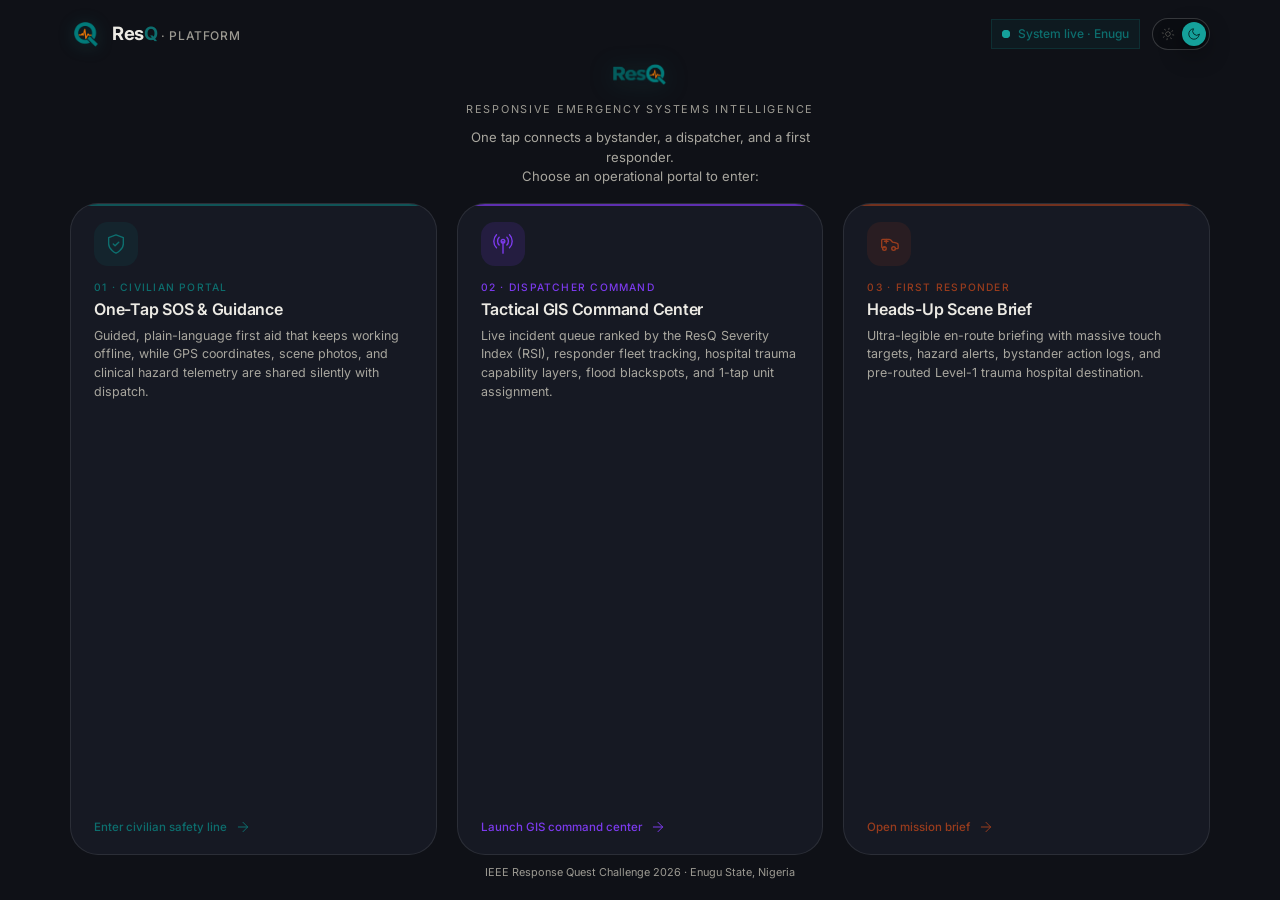
<file: docs/index.html>
<!doctype html>
<html lang="en" data-theme="dark">
  <head>
    <meta charset="utf-8" />
    <meta name="viewport" content="width=device-width, initial-scale=1, viewport-fit=cover" />
    <title>ResQ</title>
    <meta
      name="description"
      content="One tap connects a bystander, a dispatcher, and a first responder. Autonomous Emergency Intelligence for Enugu State, Nigeria."
    />
    <meta name="theme-color" content="#0D6E6E" />
    <meta property="og:title" content="ResQ" />
    <meta property="og:description" content="One tap for help. Guided civilian first aid, a tactical dispatch command center, and a heads-up responder scene brief." />
    <meta property="og:type" content="website" />
    <meta name="twitter:card" content="summary_large_image" />

    <!-- Zero-FOUT theme bootstrap -->
    <script>
      (function () {
        try {
          var s = localStorage.getItem("resq-theme");
          document.documentElement.setAttribute("data-theme", s || "dark");
        } catch (e) {}
      })();
    </script>

    <link rel="preconnect" href="https://fonts.googleapis.com" />
    <link rel="preconnect" href="https://fonts.gstatic.com" crossorigin />
    <link href="https://fonts.googleapis.com/css2?family=Inter:wght@400;500&display=swap" rel="stylesheet" />
    <link rel="icon" type="image/png" sizes="32x32" href="./resources/ResQ_Icon.png" />
    <link rel="icon" type="image/x-icon" href="./favicon.ico" />
    <link rel="apple-touch-icon" href="./resources/ResQ_Icon.png" />
    <link rel="stylesheet" href="./static/css/resq.css" />
    <style>
      html, body { height: 100%; margin: 0; padding: 0; }
      body { background: var(--canvas); color: var(--text); overflow-x: hidden; }

      .landing-wrap {
        min-height: 100dvh;
        box-sizing: border-box;
        background: var(--canvas);
        color: var(--text);
        display: flex;
        flex-direction: column;
        align-items: center;
        justify-content: space-between;
        padding: clamp(0.875rem, 2vh, 2rem) clamp(1rem, 3.5vw, 2.5rem);
        position: relative;
        transition: background-color var(--dur) var(--ease), color var(--dur) var(--ease);
      }
      @media (min-height: 640px) and (min-width: 900px) {
        .landing-wrap { height: 100dvh; overflow: hidden; }
      }

      /* Nav */
      .landing-nav {
        width: 100%;
        max-width: 1140px;
        display: flex;
        align-items: center;
        justify-content: space-between;
        gap: var(--sp-3);
        margin-bottom: clamp(0.35rem, 1.2vh, 1rem);
        flex-shrink: 0;
      }
      .nav-right {
        display: flex;
        align-items: center;
        gap: var(--sp-3);
      }
      .resq-mark {
        display: inline-flex;
        align-items: center;
        gap: 10px;
        text-decoration: none;
        color: var(--text);
      }
      .resq-mark__img {
        width: 32px;
        height: 32px;
        object-fit: contain;
        flex-shrink: 0;
      }
      .resq-mark__name {
        font-weight: 700;
        font-size: 1.15rem;
        letter-spacing: -0.02em;
      }
      .resq-mark__name span { color: var(--teal); }
      .resq-mark__sub {
        font-size: 0.75rem;
        color: var(--muted);
        font-weight: 500;
        letter-spacing: 0.05em;
        text-transform: uppercase;
      }

      .sys-status {
        display: inline-flex;
        align-items: center;
        gap: 8px;
        font-size: 0.75rem;
        color: var(--teal);
        font-weight: 500;
        background: color-mix(in srgb, var(--teal) 10%, transparent);
        border: 1px solid color-mix(in srgb, var(--teal) 25%, transparent);
        padding: 4px 10px;
        border-radius: var(--r-full);
      }

      /* Header text */
      .landing-header {
        text-align: center;
        margin-bottom: clamp(0.75rem, 1.8vh, 1.5rem);
        display: flex;
        flex-direction: column;
        align-items: center;
        gap: clamp(6px, 1vh, 12px);
      }
      .landing-logo {
        height: clamp(44px, 5.5vh, 68px);
        object-fit: contain;
        display: block;
        filter: drop-shadow(0 6px 20px color-mix(in srgb, var(--teal) 45%, transparent));
      }
      .landing-wordmark {
        height: clamp(26px, 3.5vh, 42px);
        width: auto;
        object-fit: contain;
        display: block;
        filter: drop-shadow(0 3px 12px color-mix(in srgb, var(--teal) 30%, transparent));
      }
      .landing-kicker {
        font-size: clamp(0.68rem, 0.8vw, 0.75rem);
        letter-spacing: 0.16em;
        text-transform: uppercase;
        color: var(--muted);
      }
      .landing-sub {
        font-size: clamp(0.82rem, 0.95vw, 0.938rem);
        color: var(--text-2);
        line-height: 1.5;
        margin: 0 auto;
        max-width: 46ch;
      }

      /* Portal grid */
      .portal-grid {
        display: grid;
        grid-template-columns: repeat(auto-fit, minmax(min(100%, 280px), 1fr));
        gap: clamp(0.75rem, 1.6vw, 1.25rem);
        width: 100%;
        max-width: 1140px;
        flex: 1 1 auto;
        align-items: stretch;
      }
      .portal-card {
        display: flex;
        flex-direction: column;
        background: var(--surface);
        border: 1px solid var(--line);
        border-radius: var(--r-xl);
        padding: clamp(1rem, 2vh, 1.75rem) clamp(1rem, 1.8vw, 1.5rem);
        text-decoration: none;
        color: inherit;
        position: relative;
        overflow: hidden;
        transition: transform var(--dur) var(--ease), border-color var(--dur) var(--ease), box-shadow var(--dur) var(--ease);
      }
      .portal-card::before {
        content: "";
        position: absolute;
        top: 0; left: 0; right: 0;
        height: 2px;
        background: var(--card-accent, var(--teal));
        border-radius: var(--r-xl) var(--r-xl) 0 0;
        opacity: 0.7;
        transition: opacity var(--dur) var(--ease);
      }
      .portal-card:hover { transform: translateY(-3px); border-color: var(--card-accent, var(--teal)); box-shadow: 0 12px 32px -12px rgba(0,0,0,0.28); }
      .portal-card:focus-visible { outline: 2px solid var(--card-accent, var(--teal)); outline-offset: 2px; }

      .portal-icon {
        width: 44px;
        height: 44px;
        border-radius: var(--r-md);
        display: inline-flex;
        align-items: center;
        justify-content: center;
        background: color-mix(in srgb, var(--card-accent, var(--teal)) 14%, transparent);
        color: var(--card-accent, var(--teal));
        margin-bottom: clamp(0.6rem, 1.4vh, 1rem);
        flex-shrink: 0;
      }
      .portal-icon svg { width: 22px; height: 22px; }

      .portal-tag {
        font-size: clamp(0.64rem, 0.75vw, 0.7rem);
        font-weight: 500;
        letter-spacing: 0.12em;
        text-transform: uppercase;
        color: var(--card-accent, var(--teal));
        margin-bottom: 4px;
      }
      .portal-heading {
        font-size: clamp(1rem, 1.25vw, 1.25rem);
        font-weight: 600;
        letter-spacing: -0.015em;
        margin: 0 0 clamp(0.35rem, 0.8vh, 0.5rem);
        color: var(--text);
        line-height: 1.25;
      }
      .portal-desc {
        font-size: clamp(0.78rem, 0.9vw, 0.86rem);
        color: var(--text-2);
        line-height: 1.5;
        margin: 0 0 clamp(0.5rem, 1.2vh, 1rem);
        flex: 1;
      }
      .portal-cta {
        display: inline-flex;
        align-items: center;
        gap: 8px;
        font-size: clamp(0.72rem, 0.85vw, 0.8rem);
        font-weight: 500;
        color: var(--card-accent, var(--teal));
      }
      .portal-cta svg { transition: transform var(--dur) var(--ease); }
      .portal-card:hover .portal-cta svg { transform: translateX(4px); }

      /* Footer */
      .landing-footer {
        margin-top: clamp(0.35rem, 1vh, 0.75rem);
        font-size: clamp(0.68rem, 0.75vw, 0.75rem);
        color: var(--muted);
        text-align: center;
        flex-shrink: 0;
      }
    </style>
  </head>

  <body>
    <div class="landing-wrap">
      <header class="landing-nav">
        <a class="resq-mark" href="./">
          <img src="./resources/ResQ_Icon.png" alt="ResQ Icon" class="resq-mark__img" />
          <span><span class="resq-mark__name">Res<span>Q</span></span><span class="resq-mark__sub"> · platform</span></span>
        </a>

        <div class="nav-right">
          <!-- System live indicator -->
          <div class="sys-status" aria-label="System status">
            <span class="pulse" aria-hidden="true"></span>
            System live · Enugu
          </div>

          <button
            class="theme-toggle"
            data-theme-toggle
            type="button"
            role="switch"
            aria-checked="true"
            aria-label="Switch theme"
          >
            <span class="theme-toggle__thumb"></span>
            <span class="theme-toggle__icon theme-toggle__icon--sun" aria-hidden="true">
              <svg viewBox="0 0 24 24" fill="none" stroke="currentColor" stroke-width="1.5" stroke-linecap="round">
                <circle cx="12" cy="12" r="4" /><path d="M12 2v2M12 20v2M4.9 4.9l1.4 1.4M17.7 17.7l1.4 1.4M2 12h2M20 12h2M4.9 19.1l1.4-1.4M17.7 6.3l1.4-1.4" />
              </svg>
            </span>
            <span class="theme-toggle__icon theme-toggle__icon--moon" aria-hidden="true">
              <svg viewBox="0 0 24 24" fill="none" stroke="currentColor" stroke-width="1.5" stroke-linecap="round" stroke-linejoin="round">
                <path d="M21 12.8A9 9 0 1 1 11.2 3a7 7 0 0 0 9.8 9.8Z" />
              </svg>
            </span>
          </button>
        </div>
      </header>

      <div class="landing-header">
        <img src="./resources/ResQ_Logo_trimmed.png" alt="ResQ" class="landing-wordmark" />
        <p class="landing-kicker">Responsive Emergency Systems Intelligence</p>
        <p class="landing-sub">
          One tap connects a bystander, a dispatcher, and a first responder.<br />
          Choose an operational portal to enter:
        </p>
      </div>

      <nav class="portal-grid" aria-label="Portal selection">
        <!-- Civilian Portal -->
        <a class="portal-card" href="./civilian/" style="--card-accent: var(--teal)">
          <div class="portal-icon" aria-hidden="true">
            <svg viewBox="0 0 24 24" fill="none" stroke="currentColor" stroke-width="1.5" stroke-linecap="round" stroke-linejoin="round"><path d="M12 22s8-4 8-10V5l-8-3-8 3v7c0 6 8 10 8 10Z"/><path d="m9 12 2 2 4-4"/></svg>
          </div>
          <span class="portal-tag">01 · Civilian Portal</span>
          <h2 class="portal-heading">One-Tap SOS &amp; Guidance</h2>
          <p class="portal-desc">
            Guided, plain-language first aid that keeps working offline, while GPS coordinates, scene photos, and clinical hazard telemetry are shared silently with dispatch.
          </p>
          <span class="portal-cta">
            Enter civilian safety line
            <svg width="16" height="16" viewBox="0 0 24 24" fill="none" stroke="currentColor" stroke-width="1.5" stroke-linecap="round" stroke-linejoin="round"><path d="M5 12h14M12 5l7 7-7 7"/></svg>
          </span>
        </a>

        <!-- Dispatcher Portal -->
        <a class="portal-card" href="./dispatcher/" style="--card-accent: var(--purple)">
          <div class="portal-icon" aria-hidden="true">
            <svg viewBox="0 0 24 24" fill="none" stroke="currentColor" stroke-width="1.5" stroke-linecap="round" stroke-linejoin="round"><path d="M4.9 16.1C1 12.2 1 5.8 4.9 1.9"/><path d="M7.8 13.2c-2.3-2.3-2.3-6.1 0-8.5"/><circle cx="12" cy="9" r="2"/><path d="M16.2 4.7c2.3 2.3 2.3 6.1 0 8.5"/><path d="M19.1 1.9C23 5.8 23 12.2 19.1 16.1"/><line x1="12" y1="9" x2="12" y2="22"/></svg>
          </div>
          <span class="portal-tag">02 · Dispatcher Command</span>
          <h2 class="portal-heading">Tactical GIS Command Center</h2>
          <p class="portal-desc">
            Live incident queue ranked by the ResQ Severity Index (RSI), responder fleet tracking, hospital trauma capability layers, flood blackspots, and 1-tap unit assignment.
          </p>
          <span class="portal-cta">
            Launch GIS command center
            <svg width="16" height="16" viewBox="0 0 24 24" fill="none" stroke="currentColor" stroke-width="1.5" stroke-linecap="round" stroke-linejoin="round"><path d="M5 12h14M12 5l7 7-7 7"/></svg>
          </span>
        </a>

        <!-- Responder Portal -->
        <a class="portal-card" href="./responder/" style="--card-accent: var(--coral)">
          <div class="portal-icon" aria-hidden="true">
            <svg viewBox="0 0 24 24" fill="none" stroke="currentColor" stroke-width="1.5" stroke-linecap="round" stroke-linejoin="round"><path d="M19 17h2c.6 0 1-.4 1-1v-3c0-.9-.7-1.7-1.5-1.9C18.7 10.6 16 10 16 10s-1.3-1.4-2.2-2.3c-.5-.4-1.1-.7-1.8-.7H5c-.6 0-1 .4-1 1v7c0 .6.4 1 1 1h2"/><circle cx="7" cy="17" r="2"/><circle cx="17" cy="17" r="2"/><path d="M9 11V7M7 9h4"/></svg>
          </div>
          <span class="portal-tag">03 · First Responder</span>
          <h2 class="portal-heading">Heads-Up Scene Brief</h2>
          <p class="portal-desc">
            Ultra-legible en-route briefing with massive touch targets, hazard alerts, bystander action logs, and pre-routed Level-1 trauma hospital destination.
          </p>
          <span class="portal-cta">
            Open mission brief
            <svg width="16" height="16" viewBox="0 0 24 24" fill="none" stroke="currentColor" stroke-width="1.5" stroke-linecap="round" stroke-linejoin="round"><path d="M5 12h14M12 5l7 7-7 7"/></svg>
          </span>
        </a>
      </nav>

      <footer class="landing-footer">
        <p>IEEE Response Quest Challenge 2026 · Enugu State, Nigeria</p>
      </footer>
    </div>

    <script src="./static/js/resq-config.js"></script>
    <script src="./static/js/resq-theme.js"></script>
  </body>
</html>
</file>
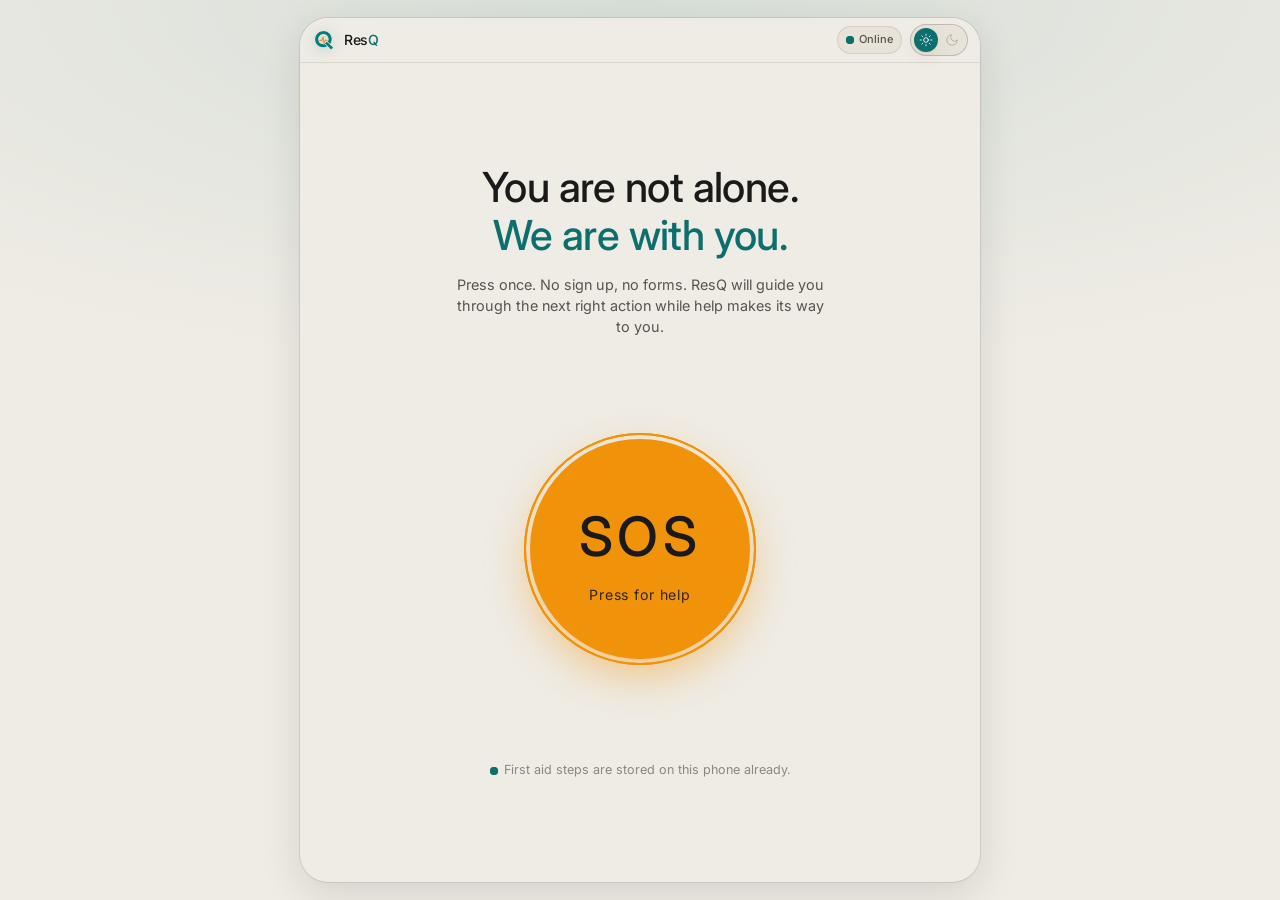
<file: docs/civilian/index.html>
<!doctype html>
<html lang="en" data-theme="dark">
  <head>
    <meta charset="utf-8" />
    <meta name="viewport" content="width=device-width, initial-scale=1, viewport-fit=cover, interactive-widget=resizes-content" />
    <title>ResQ Civilian</title>
    <meta
      name="description"
      content="ResQ guides an untrained bystander through life saving first aid while silently sharing location, photos and hazards with emergency dispatch."
    />
    <meta name="theme-color" content="#0D6E6E" />
    <meta property="og:title" content="ResQ Civilian" />
    <meta property="og:description" content="One tap for help. Calm, plain language first aid that keeps working offline." />
    <meta property="og:type" content="website" />
    <meta name="twitter:card" content="summary_large_image" />

    <!-- Zero-FOUT theme bootstrap: runs before first paint -->
    <script>
      (function () {
        try {
          var s = localStorage.getItem("resq-theme");
          var t = s || (window.matchMedia("(prefers-color-scheme: dark)").matches ? "dark" : "light");
          document.documentElement.setAttribute("data-theme", t);
        } catch (e) {}
      })();
    </script>

    <link rel="preconnect" href="https://fonts.googleapis.com" />
    <link rel="preconnect" href="https://fonts.gstatic.com" crossorigin />
    <link href="https://fonts.googleapis.com/css2?family=Inter:wght@400;500&display=swap" rel="stylesheet" />
    <link rel="icon" type="image/png" sizes="32x32" href="../resources/ResQ_Icon.png" />
    <link rel="icon" type="image/x-icon" href="../favicon.ico" />
    <link rel="apple-touch-icon" href="../resources/ResQ_Icon.png" />
    <link rel="manifest" href="../manifest.json" />
    <link rel="stylesheet" href="../static/css/resq.css?v=3.1" />
    <link rel="stylesheet" href="../static/css/civilian.css?v=3.1" />
    <script>
      if ("serviceWorker" in navigator) {
        window.addEventListener("load", () => {
          navigator.serviceWorker.register("../sw.js").catch(function(err) {
            console.log("ServiceWorker registration note:", err);
          });
        });
      }
    </script>
  </head>

  <body class="civilian">
    <div class="shell">
      <header class="c-header">
        <a class="resq-mark" href="../">
          <img src="../resources/ResQ_Icon.png" alt="ResQ Icon" class="resq-mark__img" />
          <span>
            <span class="resq-mark__name">Res<span>Q</span></span>
          </span>
        </a>
        <div class="row row--sm" style="display:flex;align-items:center;gap:8px;">
          <button class="btn btn--quiet net-toggle-btn" data-open-drawer type="button" id="netHeaderBtn" aria-label="Network status and offline library">
            <span class="pulse pulse--teal" id="netHeaderPulse" aria-hidden="true"></span>
            <span id="netHeaderText">Online</span>
          </button>
          <button
            class="theme-toggle"
            data-theme-toggle
            type="button"
            role="switch"
            aria-checked="false"
            aria-label="Switch theme"
          >
            <span class="theme-toggle__thumb"></span>
            <span class="theme-toggle__icon theme-toggle__icon--sun" aria-hidden="true">
              <svg viewBox="0 0 24 24" fill="none" stroke="currentColor" stroke-width="1.5" stroke-linecap="round">
                <circle cx="12" cy="12" r="4" /><path d="M12 2v2M12 20v2M4.9 4.9l1.4 1.4M17.7 17.7l1.4 1.4M2 12h2M20 12h2M4.9 19.1l1.4-1.4M17.7 6.3l1.4-1.4" />
              </svg>
            </span>
            <span class="theme-toggle__icon theme-toggle__icon--moon" aria-hidden="true">
              <svg viewBox="0 0 24 24" fill="none" stroke="currentColor" stroke-width="1.5" stroke-linecap="round" stroke-linejoin="round">
                <path d="M21 12.8A9 9 0 1 1 11.2 3a7 7 0 0 0 9.8 9.8Z" />
              </svg>
            </span>
          </button>
        </div>
      </header>

      <!-- Reassurance banner (revealed on dispatch) -->
      <aside class="reassure" id="reassure" aria-live="polite">
        <span class="pulse" aria-hidden="true"></span>
        <div>
          <p class="reassure__title" id="reassureTitle">Emergency unit dispatched.</p>
          <p class="reassure__body" id="reassureBody">
            Unit en route. ETA <span class="reassure__eta" id="eta">--:--</span>. Stay calm, I am right here with you to guide every step until help arrives.
          </p>
        </div>
      </aside>

      <!-- Entry -->
      <main class="hero" id="hero">
        <div class="stack">
          <h1 class="hero__title">You are not alone.<br /><em style="color: var(--teal); font-style: normal;">We are with you.</em></h1>
          <p class="hero__sub">Press once. No sign up, no forms. ResQ will guide you through the next right action while help makes its way to you.</p>
        </div>

        <button class="sos" id="sos" type="button" onclick="window.startSession ? window.startSession() : (window.startSessionFallback && window.startSessionFallback())" aria-label="Start emergency triage session">
          <span class="sos__label">SOS</span>
          <span class="sos__hint">Press for help</span>
        </button>

        <p class="offline-note">
          <span class="pulse" aria-hidden="true"></span>
          <span id="netHero">First aid steps are stored on this phone already.</span>
        </p>
      </main>

      <!-- Session -->
      <section class="session" id="session" aria-label="Guided first aid">
        <div class="stream" id="stream" aria-live="polite"></div>

        <div class="live-actions is-active" id="liveActions" style="display:flex;">
          <button class="btn btn--ghost btn--compact" id="callResponder" type="button">
            <svg viewBox="0 0 24 24" width="14" height="14" fill="none" stroke="currentColor" stroke-width="1.8" stroke-linecap="round" stroke-linejoin="round"><path d="M22 16.92v3a2 2 0 0 1-2.18 2 19.79 19.79 0 0 1-8.63-3.07 19.5 19.5 0 0 1-6-6 19.79 19.79 0 0 1-3.07-8.67A2 2 0 0 1 4.11 2h3a2 2 0 0 1 2 1.72 12.84 12.84 0 0 0 .7 2.81 2 2 0 0 1-.45 2.11L8.09 9.91a16 16 0 0 0 6 6l1.27-1.27a2 2 0 0 1 2.11-.45 12.84 12.84 0 0 0 2.81.7A2 2 0 0 1 22 16.92z"/></svg>
            Talk to responder
          </button>
          <button class="btn btn--ghost btn--compact" data-open-drawer type="button">
            <svg viewBox="0 0 24 24" width="14" height="14" fill="none" stroke="currentColor" stroke-width="1.8" stroke-linecap="round" stroke-linejoin="round"><path d="M4 5.5A2.5 2.5 0 0 1 6.5 3H20v15H6.5A2.5 2.5 0 0 0 4 20.5Z"/><path d="M4 5.5V20.5"/></svg>
            Library
          </button>
        </div>

        <form class="composer" id="composer">
          <div class="quick" id="quick">
            <button class="chip" type="button" data-say="Two people in a crash, one is bleeding heavily and not responding">Crash, bleeding, not responding</button>
            <button class="chip" type="button" data-say="He is not breathing at all">Not breathing</button>
            <button class="chip" type="button" data-say="She is unconscious but breathing">Unconscious, breathing</button>
            <button class="chip" type="button" data-say="There is petrol leaking from the vehicle">Fuel leaking</button>
            <button class="chip" type="button" data-say="His leg is broken and bone is showing">Broken bone</button>
          </div>

          <div class="input-row">
            <button class="icon-btn" id="camera" type="button" aria-label="Take a photo of the scene" title="Take photo">
              <svg viewBox="0 0 24 24" fill="none" stroke="currentColor" stroke-width="1.5" stroke-linecap="round" stroke-linejoin="round"><path d="M3 8.5A2.5 2.5 0 0 1 5.5 6H8l1.5-2h5L16 6h2.5A2.5 2.5 0 0 1 21 8.5v9A2.5 2.5 0 0 1 18.5 20h-13A2.5 2.5 0 0 1 3 17.5Z"/><circle cx="12" cy="13" r="3.5"/></svg>
            </button>
            <button class="icon-btn" id="mic" type="button" aria-label="Record a voice note" title="Voice note">
              <svg viewBox="0 0 24 24" fill="none" stroke="currentColor" stroke-width="1.5" stroke-linecap="round" stroke-linejoin="round"><rect x="9" y="3" width="6" height="11" rx="3"/><path d="M5 11a7 7 0 0 0 14 0M12 18v3"/></svg>
            </button>
            <label class="sr-only" for="field">Describe what you can see</label>
            <textarea class="field" id="field" rows="1" placeholder="Tell me what you see…" autocomplete="off"></textarea>
            <button class="send" type="submit" aria-label="Send">
              <svg viewBox="0 0 24 24" fill="none" stroke="currentColor" stroke-width="1.5" stroke-linecap="round" stroke-linejoin="round"><path d="M4 12h15M13 6l6 6-6 6"/></svg>
            </button>
          </div>
          <input type="file" id="photo" accept="image/*" capture="environment" class="sr-only" />
        </form>

        <p class="status-strip">
          <span id="gpsWrap">
            <span class="pulse pulse--red" id="gpsPulse" aria-hidden="true"></span>
            <button type="button" class="gps-share-link" id="gpsBtn">Share location</button>
          </span>
          <span id="netWrap">
            <span class="pulse pulse--teal" id="netPulse" aria-hidden="true"></span>
            <span id="net">Online</span>
          </span>
        </p>
      </section>
    </div>

    <!-- First aid protocol drawer -->
    <div class="drawer" id="drawer" role="dialog" aria-modal="true" aria-label="First aid library">
      <div class="drawer__scrim" data-close-drawer></div>
      <div class="drawer__panel">
        <div class="drawer__grip"></div>
        <header class="drawer__head">
          <h2 class="drawer__title">First aid</h2>
          <button class="btn btn--quiet drawer__close" data-close-drawer type="button">Close</button>
        </header>
        <div class="drawer__scrollable">
          <div class="proto-list" id="drawerList"></div>
        </div>
      </div>
    </div>

    <script>
      window.startSessionFallback = function() {
        if (window.startSession) {
          window.startSession();
          return;
        }
        var h = document.getElementById("hero");
        var s = document.getElementById("session");
        if (h) h.classList.add("is-hidden");
        if (s) s.classList.add("is-active");
        var f = document.getElementById("field");
        if (f) try { f.focus({ preventScroll: true }); } catch (_) {}
      };
    </script>
    <!-- Tactical Voice Call Bridge Modal for Civilian -->
    <div id="civVoiceModal" class="hidden" style="display:none;position:fixed;top:0;left:0;right:0;bottom:0;background:rgba(0,0,0,0.78);z-index:999999;align-items:center;justify-content:center;padding:16px;backdrop-filter:blur(4px);">
      <div style="background:var(--surface, #1e293b);border:1px solid var(--line, rgba(255,255,255,0.15));border-radius:20px;padding:26px;width:100%;max-width:380px;text-align:center;box-shadow:0 20px 50px rgba(0,0,0,0.75);">
        <div style="width:68px;height:68px;border-radius:50%;background:rgba(34,197,94,0.15);border:2px solid #22c55e;color:#22c55e;display:inline-flex;align-items:center;justify-content:center;margin:0 auto 14px;position:relative;">
          <span class="pulse pulse--teal" style="position:absolute;width:100%;height:100%;border-radius:50%;opacity:0.4;"></span>
          <svg width="30" height="30" viewBox="0 0 24 24" fill="none" stroke="currentColor" stroke-width="2.2" stroke-linecap="round" stroke-linejoin="round"><path d="M22 16.92v3a2 2 0 0 1-2.18 2 19.79 19.79 0 0 1-8.63-3.07 19.5 19.5 0 0 1-6-6 19.79 19.79 0 0 1-3.07-8.67A2 2 0 0 1 4.11 2h3a2 2 0 0 1 2 1.72 12.84 12.84 0 0 0 .7 2.81 2 2 0 0 1-.45 2.11L8.09 9.91a16 16 0 0 0 6 6l1.27-1.27a2 2 0 0 1 2.11-.45 12.84 12.84 0 0 0 2.81.7A2 2 0 0 1 22 16.92z"/></svg>
        </div>
        <h4 style="margin:0 0 4px;font-size:1.15rem;color:var(--text, #f8fafc);font-weight:700;" id="civVoiceModalTitle">Emergency Operator</h4>
        <p style="margin:0 0 10px;font-size:12px;color:var(--text-3, #94a3b8);line-height:1.4;" id="civVoiceModalStatus">Connecting live audio link...</p>
        <div id="civVoiceWave" class="voice-wave hidden" style="display:none;align-items:center;justify-content:center;gap:4px;height:24px;margin-bottom:12px;">
          <span class="v-bar"></span><span class="v-bar"></span><span class="v-bar"></span><span class="v-bar"></span><span class="v-bar"></span><span class="v-bar"></span><span class="v-bar"></span>
        </div>
        <div style="font-size:1.8rem;font-weight:700;color:#22c55e;font-variant-numeric:tabular-nums;margin-bottom:20px;" id="civVoiceModalTimer">00:00</div>
        <div style="display:flex;justify-content:center;gap:10px;flex-wrap:wrap;" id="civVoiceModalActions">
          <button id="civAnswerCallBtn" type="button" class="btn" style="background:#22c55e;color:#fff;border:none;border-radius:10px;padding:10px 22px;font-weight:600;display:inline-flex;align-items:center;gap:8px;cursor:pointer;font-size:0.95rem;box-shadow:0 4px 14px rgba(34,197,94,0.4);">
            <svg width="18" height="18" viewBox="0 0 24 24" fill="none" stroke="currentColor" stroke-width="2.2"><path d="M22 16.92v3a2 2 0 0 1-2.18 2 19.79 19.79 0 0 1-8.63-3.07 19.5 19.5 0 0 1-6-6 19.79 19.79 0 0 1-3.07-8.67A2 2 0 0 1 4.11 2h3a2 2 0 0 1 2 1.72 12.84 12.84 0 0 0 .7 2.81 2 2 0 0 1-.45 2.11L8.09 9.91a16 16 0 0 0 6 6l1.27-1.27a2 2 0 0 1 2.11-.45 12.84 12.84 0 0 0 2.81.7A2 2 0 0 1 22 16.92z"/></svg>
            <span>Answer Call</span>
          </button>
          <button id="civMuteCallBtn" type="button" class="btn hidden" style="display:none;background:var(--surface-2, #334155);color:var(--text, #fff);border:1px solid var(--line, rgba(255,255,255,0.2));border-radius:10px;padding:10px 16px;font-weight:600;align-items:center;gap:6px;cursor:pointer;font-size:0.9rem;">
            <svg id="civMuteIcon" width="16" height="16" viewBox="0 0 24 24" fill="none" stroke="currentColor" stroke-width="2"><path d="M12 1a3 3 0 0 0-3 3v8a3 3 0 0 0 6 0V4a3 3 0 0 0-3-3z"/><path d="M19 10v2a7 7 0 0 1-14 0v-2"/><line x1="12" y1="19" x2="12" y2="23"/><line x1="8" y1="23" x2="16" y2="23"/></svg>
            <span id="civMuteLabel">Mute</span>
          </button>
          <button id="civEndCallBtn" type="button" class="btn" style="background:#ef4444;color:#fff;border:none;border-radius:10px;padding:10px 22px;font-weight:600;display:inline-flex;align-items:center;gap:8px;cursor:pointer;font-size:0.95rem;">
            <svg width="18" height="18" viewBox="0 0 24 24" fill="none" stroke="currentColor" stroke-width="2.2"><path d="M10.68 13.31a16 16 0 0 0 3.41 2.6l1.27-1.27a2 2 0 0 1 2.11-.45 12.84 12.84 0 0 0 2.81.7 2 2 0 0 1 1.72 2v3a2 2 0 0 1-2.18 2 19.79 19.79 0 0 1-8.63-3.07 19.42 19.42 0 0 1-3.33-2.67m-2.67-3.34a19.79 19.79 0 0 1-3.07-8.63A2 2 0 0 1 4.11 2h3a2 2 0 0 1 2 1.72 12.84 12.84 0 0 0 .7 2.81 2 2 0 0 1-.45 2.11L8.09 9.91"/><line x1="22" y1="2" x2="2" y2="22"/></svg>
            <span id="civEndCallLabel">Decline</span>
          </button>
        </div>
      </div>
    </div>
    <!-- WebRTC Inbound Remote Audio Stream Player -->
    <audio id="civRemoteAudio" autoplay playsinline style="position:fixed;left:-9999px;top:-9999px;width:1px;height:1px;opacity:0.01;pointer-events:none;"></audio>

    <script src="../static/js/socket.io.min.js"></script>
    <script>
      if (typeof io === "undefined") {
        document.write('<script src="https://cdn.socket.io/4.7.5/socket.io.min.js"><\/script>');
      }
    </script>
    <script src="../static/js/resq-config.js"></script>
    <script src="../static/js/resq-socket.js"></script>
    <script type="module" src="../static/js/civilian.js?v=4.0"></script>
  </body>
</html>
</file>
<file: docs/static/css/resq.css>
/* ============================================================
   ResQ — Responsive Emergency Systems Intelligence
   resq.css — design tokens, reset, typography, shared outilities
   ============================================================ */

:root {
  /* Brand constants (identical in both themes) */
  --teal: #0d6e6e;
  --teal-bright: #12938f;
  --teal-deep: #084a4a;
  --amber: #f0920a;
  --amber-soft: #ffb347;
  --chalk: #f7f5f0;
  --ink: #1a1a1a;
  --purple: #7c3aed;
  --purple-bright: #a78bfa;
  --coral: #993c1d;
  --grey-700: #2c2c2a;
  --grey-500: #4a4a48;
  --muted: #9c9a92;

  /* Triage semantics (Critical = RED, Urgent = ORANGE, Stable = GREEN) */
  --triage-red: #dc2626;
  --triage-orange: #ea580c;
  --triage-yellow: #ea580c;
  --triage-green: #16a34a;

  /* Hospital capability / capacity semantics */
  --hospital: #7c3aed;
  --hospital-bright: #a78bfa;

  /* Fluid type scale */
  --fs-micro: clamp(0.688rem, 0.66rem + 0.14vw, 0.75rem);
  --fs-xs: clamp(0.75rem, 0.72rem + 0.15vw, 0.813rem);
  --fs-sm: clamp(0.875rem, 0.85rem + 0.16vw, 0.938rem);
  --fs-base: clamp(0.938rem, 0.9rem + 0.25vw, 1.063rem);
  --fs-md: clamp(1rem, 0.95rem + 0.3vw, 1.125rem);
  --fs-lg: clamp(1.125rem, 1.05rem + 0.4vw, 1.375rem);
  --fs-xl: clamp(1.375rem, 1.2rem + 0.9vw, 1.875rem);
  --fs-2xl: clamp(1.75rem, 1.4rem + 1.8vw, 2.75rem);
  --fs-3xl: clamp(2.25rem, 1.6rem + 3.2vw, 4rem);

  /* Rhythm & Spacing scale */
  --sp-1: 0.25rem; /* 4px */
  --sp-2: 0.5rem;  /* 8px */
  --sp-3: 0.75rem; /* 12px */
  --sp-4: 1rem;    /* 16px */
  --sp-5: 1.5rem;  /* 24px */
  --sp-6: 2rem;    /* 32px */
  --sp-7: 3rem;    /* 48px */
  --sp-8: 4.5rem;  /* 72px */

  --r-sm: 8px;
  --r-md: 14px;
  --r-lg: 20px;
  --r-xl: 28px;
  --r-pill: 999px;

  --tap: 56px;
  --ease: cubic-bezier(0.22, 0.61, 0.36, 1);
  --dur: 220ms;

  --reading: 640px;
}

/* ---------- Light theme (default) ---------- */
:root,
[data-theme="light"] {
  --canvas: #efece5;
  --surface: #f7f5f0;
  --surface-2: #ffffff;
  --surface-sunk: #e7e3d9;
  --text: #1a1a1a;
  --text-2: #56544e;
  --text-3: #8b8880;
  --line: rgba(26, 26, 26, 0.1);
  --line-strong: rgba(26, 26, 26, 0.2);
  --accent: var(--teal);
  --accent-ink: #ffffff;
  --shadow-1: 0 1px 2px rgba(26, 26, 26, 0.06), 0 6px 18px rgba(26, 26, 26, 0.06);
  --shadow-2: 0 12px 40px rgba(26, 26, 26, 0.12);
  --glow-amber: 0 0 0 0 rgba(240, 146, 10, 0.5);
  --map-filter: none;
  --select-accent: var(--teal);
  --select-accent-bg: color-mix(in srgb, var(--teal) 10%, var(--surface-2));
  color-scheme: light;
}

/* ---------- Dark theme ---------- */
[data-theme="dark"] {
  --canvas: #0f1117;
  --surface: #161923;
  --surface-2: #1c202b;
  --surface-sunk: #0b0d12;
  --text: #eceae4;
  --text-2: #a8a69e;
  --text-3: #7b7972;
  --line: rgba(255, 255, 255, 0.09);
  --line-strong: rgba(255, 255, 255, 0.18);
  --accent: #15a09a;
  --accent-ink: #04201f;
  --shadow-1: 0 1px 2px rgba(0, 0, 0, 0.5), 0 8px 24px rgba(0, 0, 0, 0.45);
  --map-filter: invert(1) hue-rotate(180deg) brightness(0.92) contrast(0.92) saturate(0.7);
  --triage-red: #ef4444;
  --triage-orange: #f97316;
  --triage-yellow: #f97316;
  --triage-green: #22c55e;
  --hospital: #a78bfa;
  --hospital-bright: #c4b5fd;
  --select-accent: var(--teal-bright);
  --select-accent-bg: color-mix(in srgb, var(--teal) 14%, var(--surface-2));
  color-scheme: dark;
}

/* ---------- Reset ---------- */
*,
*::before,
*::after { box-sizing: border-box; }

* { margin: 0; padding: 0; }

html { -webkit-text-size-adjust: 100%; }

body {
  font-family: "Inter", "DM Sans", system-ui, -apple-system, "Segoe UI", sans-serif;
  font-weight: 400;
  font-size: var(--fs-base);
  line-height: 1.62;
  color: var(--text);
  background: var(--canvas);
  -webkit-font-smoothing: antialiased;
  text-rendering: optimizeLegibility;
  min-height: 100vh;
  min-height: 100dvh;
  overflow-wrap: break-word;
}

h1, h2, h3, h4, h5, h6 { font-weight: 500; line-height: 1.25; letter-spacing: -0.015em; }
strong, b { font-weight: 500; }

img, svg, video { display: block; max-width: 100%; }
button, input, textarea, select { font: inherit; color: inherit; }
button { background: none; border: 0; cursor: pointer; }
a { color: inherit; }

:focus-visible {
  outline: 2px solid var(--accent);
  outline-offset: 3px;
  border-radius: 4px;
}

.sr-only {
  position: absolute; width: 1px; height: 1px; padding: 0; margin: -1px;
  overflow: hidden; clip: rect(0 0 0 0); white-space: nowrap; border: 0;
}

/* Theme transition — opt-in class avoids first-paint cost */
.theme-anim,
.theme-anim * {
  transition: background-color 260ms var(--ease), color 200ms var(--ease),
              border-color 200ms var(--ease), fill 200ms var(--ease);
}

@media (prefers-reduced-motion: reduce) {
  *, *::before, *::after {
    animation-duration: 0.001ms !important;
    transition-duration: 0.001ms !important;
    scroll-behavior: auto !important;
  }
}

/* ============================================================
   Shared components
   ============================================================ */

/* Brand mark */
.resq-mark {
  display: inline-flex;
  align-items: center;
  gap: var(--sp-2);
  font-size: var(--fs-sm);
  letter-spacing: 0.02em;
  color: var(--text);
  text-decoration: none;
  transition: opacity var(--dur) var(--ease);
}
.resq-mark:hover {
  opacity: 0.9;
}
.resq-mark__glyph,
.resq-mark__icon,
.resq-mark__img {
  width: 30px;
  height: 30px;
  display: inline-flex;
  align-items: center;
  justify-content: center;
  flex-shrink: 0;
  object-fit: contain;
}
.resq-mark__img {
  border-radius: 6px;
  filter: drop-shadow(0 2px 8px color-mix(in srgb, var(--teal) 35%, transparent));
}
.resq-mark__glyph svg,
.resq-mark__icon svg {
  width: 100%;
  height: 100%;
  display: block;
}
.resq-mark__name {
  font-weight: 500;
  letter-spacing: -0.02em;
}
.resq-mark__name span {
  color: var(--teal);
}
.resq-mark__sub {
  color: var(--text-3);
  font-size: var(--fs-micro);
}

.resq-hero-logo {
  display: inline-flex;
  align-items: center;
  justify-content: center;
  margin-bottom: var(--sp-4);
}
.resq-hero-logo img,
.resq-hero-img {
  width: clamp(52px, 8vh, 84px);
  height: clamp(52px, 8vh, 84px);
  object-fit: contain;
  display: block;
  filter: drop-shadow(0 8px 28px color-mix(in srgb, var(--teal) 45%, transparent));
}
.resq-hero-logo svg {
  width: clamp(44px, 7vh, 68px);
  height: clamp(44px, 7vh, 68px);
  color: var(--teal);
  filter: drop-shadow(0 4px 20px color-mix(in srgb, var(--teal) 35%, transparent));
}
.resq-main-logo {
  height: clamp(32px, 4.5vh, 60px);
  width: auto;
  max-width: 100%;
  object-fit: contain;
  display: block;
  margin: 0 auto clamp(8px, 1.2vh, 16px);
  filter: drop-shadow(0 6px 24px color-mix(in srgb, var(--teal) 35%, transparent));
}

/* Theme toggle — tactile sliding pill with exact sun/moon centering */
.theme-toggle {
  position: relative;
  display: inline-flex;
  align-items: center;
  gap: 2px;
  width: 58px;
  height: 32px;
  padding: 3px;
  flex-shrink: 0;
  border-radius: var(--r-pill);
  border: 1px solid var(--line-strong);
  background: var(--surface-sunk);
  transition: border-color var(--dur) var(--ease), background-color var(--dur) var(--ease);
  box-sizing: border-box;
}
.theme-toggle:hover { border-color: var(--accent); }
.theme-toggle__thumb {
  position: absolute;
  top: 3px;
  left: 3px;
  width: 24px;
  height: 24px;
  border-radius: 50%;
  background: var(--accent);
  box-shadow: var(--shadow-1);
  transform: translateX(0);
  transition: transform 320ms var(--ease), background-color var(--dur) var(--ease);
  will-change: transform;
  pointer-events: none;
}
[data-theme="dark"] .theme-toggle__thumb {
  transform: translateX(26px);
}
.theme-toggle__icon {
  position: relative;
  z-index: 1;
  width: 24px;
  height: 24px;
  display: grid;
  place-items: center;
  color: var(--text-3);
  transition: color var(--dur) var(--ease), transform 320ms var(--ease);
  pointer-events: none;
}
.theme-toggle__icon svg { width: 14px; height: 14px; display: block; }
[data-theme="light"] .theme-toggle__icon--sun { color: var(--accent-ink); }
[data-theme="dark"] .theme-toggle__icon--moon { color: var(--accent-ink); }
[data-theme="dark"] .theme-toggle__icon--sun { transform: rotate(-35deg); opacity: 0.6; }
[data-theme="light"] .theme-toggle__icon--moon { opacity: 0.6; }

/* Buttons */
.btn {
  display: inline-flex;
  align-items: center;
  justify-content: center;
  gap: var(--sp-2);
  min-height: 48px;
  padding: 0 var(--sp-5);
  border-radius: var(--r-pill);
  border: 1px solid transparent;
  font-size: var(--fs-sm);
  font-weight: 500;
  letter-spacing: 0.005em;
  transition: transform 140ms var(--ease), background-color var(--dur) var(--ease),
              border-color var(--dur) var(--ease), box-shadow var(--dur) var(--ease);
  -webkit-tap-highlight-color: transparent;
}
.btn:active { transform: scale(0.975); }
.btn svg { width: 20px; height: 20px; flex-shrink: 0; }

.btn--primary { background: var(--accent); color: var(--accent-ink); }
.btn--primary:hover { background: var(--teal-bright); }
.btn--urgent { background: var(--amber); color: #1a1a1a; }
.btn--urgent:hover { filter: brightness(1.06); }
.btn--ghost { border-color: var(--line-strong); color: var(--text); background: var(--surface-2); }
.btn--ghost:hover { border-color: var(--accent); color: var(--accent); }
.btn--quiet { color: var(--text-2); }
.btn--quiet:hover { color: var(--text); }
.btn--block { width: 100%; }
.btn--lg { min-height: var(--tap); font-size: var(--fs-base); padding: 0 var(--sp-6); }

/* Cards */
.card {
  background: var(--surface);
  border: 1px solid var(--line);
  border-radius: var(--r-lg);
  box-shadow: var(--shadow-1);
}

/* Badges */
.badge {
  display: inline-flex;
  align-items: center;
  gap: 6px;
  padding: 4px 10px;
  border-radius: var(--r-pill);
  font-size: var(--fs-micro);
  letter-spacing: 0.06em;
  text-transform: uppercase;
  border: 1px solid var(--line-strong);
  color: var(--text-2);
  white-space: nowrap;
}
.badge--red { background: color-mix(in srgb, var(--amber) 16%, transparent); border-color: var(--amber); color: var(--amber); }
.badge--yellow { background: color-mix(in srgb, var(--triage-yellow) 14%, transparent); border-color: var(--triage-yellow); color: var(--triage-yellow); }
.badge--green { background: color-mix(in srgb, var(--triage-green) 14%, transparent); border-color: var(--triage-green); color: var(--triage-green); }
.badge--teal { background: color-mix(in srgb, var(--accent) 14%, transparent); border-color: var(--accent); color: var(--accent); }
.badge--purple { background: color-mix(in srgb, var(--purple) 20%, transparent); border-color: var(--purple); color: color-mix(in srgb, var(--purple) 70%, var(--text)); }

/* Live pulse dot */
.pulse {
  width: 8px; height: 8px;
  border-radius: 50%;
  background: var(--accent);
  position: relative;
  flex-shrink: 0;
}
.pulse::after {
  content: "";
  position: absolute; inset: 0;
  border-radius: 50%;
  background: inherit;
  animation: pulse-ring 2s var(--ease) infinite;
}
.pulse--amber { background: var(--amber); }
.pulse--red { background: #e53935; }
.pulse--teal { background: var(--teal); }
@keyframes pulse-ring {
  0% { transform: scale(1); opacity: 0.55; }
  70% { transform: scale(3.2); opacity: 0; }
  100% { opacity: 0; }
}

/* Eyebrow label */
.eyebrow {
  font-size: var(--fs-micro);
  letter-spacing: 0.14em;
  text-transform: uppercase;
  color: var(--text-3);
}

/* Utility */
.stack > * + * { margin-top: var(--sp-4); }
.row { display: flex; align-items: center; gap: var(--sp-4); }
.row--between { justify-content: space-between; }
.row--sm { gap: var(--sp-2); }
.grow { flex: 1; min-width: 0; }
.truncate { overflow: hidden; text-overflow: ellipsis; white-space: nowrap; }
.hidden { display: none !important; }

/* Scrollbars — exclude Leaflet map containers */
*:not(.leaflet-container) { scrollbar-width: thin; scrollbar-color: var(--line-strong) transparent; }
*:not(.leaflet-container)::-webkit-scrollbar { width: 8px; height: 8px; }
*:not(.leaflet-container)::-webkit-scrollbar-thumb { background: var(--line-strong); border-radius: 99px; }
*:not(.leaflet-container)::-webkit-scrollbar-track { background: transparent; }

/* ===== Intel Panel (shared: dispatcher civilian intel + responder intel) ===== */
.intel-line { display: flex; flex-direction: column; gap: 2px; padding: 6px 8px; border-radius: 6px; background: color-mix(in srgb, var(--surface-2) 60%, transparent); }
.intel-line--civilian { border-left: 3px solid var(--text-3); }
.intel-line--ai { border-left: 3px solid var(--accent); }
.intel-who { font-size: .72rem; font-weight: 600; text-transform: uppercase; letter-spacing: .04em; opacity: .7; }
.intel-text { font-size: .82rem; line-height: 1.45; margin: 0; }

/* ===== Voice Call Waveform & Equalizer Animations ===== */
@keyframes vWaveAnim {
  0%, 100% { height: 6px; opacity: 0.35; }
  50% { height: 22px; opacity: 1; }
}
.voice-wave { display: flex; align-items: center; justify-content: center; gap: 4px; height: 26px; }
.voice-wave .v-bar {
  width: 4px;
  height: 8px;
  background: #22c55e;
  border-radius: 2px;
  animation: vWaveAnim 1.1s ease-in-out infinite;
}
.voice-wave .v-bar:nth-child(1) { animation-delay: 0.0s; }
.voice-wave .v-bar:nth-child(2) { animation-delay: 0.15s; }
.voice-wave .v-bar:nth-child(3) { animation-delay: 0.3s; }
.voice-wave .v-bar:nth-child(4) { animation-delay: 0.45s; }
.voice-wave .v-bar:nth-child(5) { animation-delay: 0.3s; }
.voice-wave .v-bar:nth-child(6) { animation-delay: 0.15s; }
.voice-wave .v-bar:nth-child(7) { animation-delay: 0.0s; }

/* Hazard Badges */
.hz { display: inline-flex; align-items: center; gap: 4px; padding: 2px 7px; border-radius: 4px; font-size: 11px; font-weight: 600; background: rgba(239, 68, 68, 0.15); color: #f87171; border: 1px solid rgba(239, 68, 68, 0.3); }
.hz--alert { background: rgba(245, 158, 11, 0.2); color: #fbbf24; border-color: rgba(245, 158, 11, 0.4); }
</file>
<file: docs/static/css/civilian.css>
/* Civilian mobile triage portal */

:root {
  --visual-viewport-h: 100dvh;
}

.hidden {
  display: none !important;
}

body.civilian {
  min-height: 100dvh;
  margin: 0;
  padding: 0;
  width: 100%;
  background:
    radial-gradient(120% 60% at 50% 0%, color-mix(in srgb, var(--accent) 10%, transparent), transparent 70%),
    var(--canvas);
  background-attachment: fixed;
  display: flex;
  flex-direction: column;
}

.shell {
  width: 100%;
  max-width: min(680px, 100vw);
  margin-inline: auto;
  height: 100dvh;
  max-height: 100dvh;
  display: flex;
  flex-direction: column;
  background: var(--canvas);
  box-shadow: 0 0 0 1px var(--line);
  overflow: hidden;
  box-sizing: border-box;
  position: relative;
}
@media (min-width: 760px) {
  body.civilian {
    min-height: 100dvh;
    justify-content: center;
  }
  .shell {
    margin-block: clamp(0.75rem, 2vh, 1.5rem);
    height: calc(100dvh - clamp(1.5rem, 4vh, 3rem));
    border-radius: var(--r-xl);
    box-shadow: var(--shadow-2), 0 0 0 1px var(--line);
  }
}

/* ---------- Header ---------- */
.c-header {
  position: relative;
  z-index: 20;
  flex-shrink: 0;
  display: flex;
  align-items: center;
  justify-content: space-between;
  gap: var(--sp-2);
  padding: 6px 12px;
  background: color-mix(in srgb, var(--canvas) 92%, transparent);
  backdrop-filter: blur(14px);
  border-bottom: 1px solid var(--line);
}
.c-header .resq-mark__img { width: 24px; height: 24px; }
.c-header .resq-mark__name { font-size: 14px; }

/* ---------- Reassurance banner (animated reveal) ---------- */
.reassure {
  display: flex;
  align-items: center;
  justify-content: space-between;
  gap: var(--sp-2);
  margin: 4px 10px 0;
  padding: 6px 12px;
  border-radius: var(--r-pill);
  background: color-mix(in srgb, var(--accent) 8%, var(--surface));
  border: 1px solid transparent;
  /* Hidden by default — revealed via max-height transition */
  max-height: 0;
  overflow: hidden;
  opacity: 0;
  padding-top: 0;
  padding-bottom: 0;
  margin-top: 0;
  border-width: 0;
  transition: max-height 380ms var(--ease), opacity 300ms var(--ease),
              padding 320ms var(--ease), margin-top 320ms var(--ease), border-width 0ms 380ms;
  flex-shrink: 0;
}
.reassure.is-visible {
  max-height: 68px;
  opacity: 1;
  padding-top: 6px;
  padding-bottom: 6px;
  margin-top: 4px;
  border-width: 0;
  transition: max-height 380ms var(--ease), opacity 300ms var(--ease),
              padding 320ms var(--ease), margin-top 320ms var(--ease);
}
@keyframes slide-down {
  from { opacity: 0; transform: translateY(-8px); }
  to { opacity: 1; transform: none; }
}
.reassure__title {
  font-size: 11px;
  font-weight: 500;
  display: flex;
  align-items: center;
  gap: 6px;
}
.reassure__body { font-size: 11px; color: var(--text-2); }
.reassure__eta {
  font-size: 13px;
  font-variant-numeric: tabular-nums;
  font-weight: 500;
  color: var(--accent);
  white-space: nowrap;
}

/* ---------- Hero / SOS (100dvh Zero-Scroll Mobile Webview) ---------- */
.hero {
  flex: 1;
  display: flex;
  flex-direction: column;
  justify-content: space-evenly;
  align-items: center;
  padding: clamp(0.75rem, 3vh, 2rem) clamp(1rem, 4vw, 2rem);
  text-align: center;
  box-sizing: border-box;
  gap: clamp(0.5rem, 1.5vh, 1.25rem);
}
.hero__title {
  font-size: clamp(1.85rem, 4.6vh, 2.75rem);
  line-height: 1.15;
}
.hero__sub {
  color: var(--text-2);
  font-size: clamp(0.85rem, 1.6vh, 1rem);
  max-width: 42ch;
  margin-inline: auto;
  line-height: 1.45;
}

.sos {
  position: relative;
  width: clamp(160px, 26vh, 220px);
  aspect-ratio: 1;
  margin-block: clamp(0.4rem, 1.5vh, 1rem);
  margin-inline: auto;
  border-radius: 50%;
  background: var(--amber);
  color: #1a1a1a;
  display: grid;
  place-content: center;
  gap: 4px;
  box-shadow: 0 16px 44px color-mix(in srgb, var(--amber) 45%, transparent);
  transition: transform 160ms var(--ease);
  -webkit-tap-highlight-color: transparent;
  cursor: pointer;
  touch-action: manipulation;
  user-select: none;
  -webkit-user-select: none;
  border: none;
  outline: none;
}
.sos * {
  pointer-events: none;
}
.sos:active { transform: scale(0.965); }
.sos__label { font-size: clamp(2.4rem, 6.5vh, 3.4rem); letter-spacing: 0.08em; font-weight: 500; }
.sos__hint { font-size: clamp(0.72rem, 1.6vh, 0.88rem); letter-spacing: 0.06em; opacity: 0.9; }
.sos::before,
.sos::after {
  content: "";
  position: absolute;
  inset: -6px;
  border-radius: 50%;
  border: 2px solid var(--amber);
  animation: sos-halo 2.8s var(--ease) infinite;
  pointer-events: none;
}
.sos::after { animation-delay: 1.4s; }
@keyframes sos-halo {
  0% { transform: scale(1); opacity: 0.6; }
  100% { transform: scale(1.35); opacity: 0; }
}

.offline-note {
  font-size: clamp(0.7rem, 1.4vh, 0.8rem);
  color: var(--text-3);
  display: inline-flex;
  gap: 6px;
  align-items: center;
  justify-content: center;
}

/* ---------- Conversation Stream (Expanded conversation area) ---------- */
.session {
  display: none;
  flex: 1 1 0;       /* shrink-to-zero so it never overflows the shell */
  flex-direction: column;
  min-height: 0;     /* required for flex children to scroll correctly */
  overflow: hidden;
}
.session.is-active { display: flex !important; }
.hero.is-hidden { display: none !important; }

.stream {
  flex: 1 1 0;       /* must be 0, not auto — auto uses content-size and blocks scroll */
  min-height: 120px; /* guarantee visible height even on very small screens */
  overflow-y: auto;
  overscroll-behavior: contain;
  padding: 8px 10px 12px;
  display: flex;
  flex-direction: column;
  gap: 8px;
  scroll-behavior: smooth;
  -webkit-overflow-scrolling: touch;
}

.msg { max-width: 90%; animation: msg-in 240ms var(--ease); }
@keyframes msg-in {
  from { opacity: 0; transform: translateY(6px); }
  to { opacity: 1; transform: none; }
}
.msg__who {
  font-size: 10px;
  letter-spacing: 0.1em;
  text-transform: uppercase;
  color: var(--text-3);
  margin-bottom: 2px;
}
.msg__bubble {
  padding: 7px 12px;
  border-radius: var(--r-md);
  font-size: 0.86rem;
  line-height: 1.45;
  border: 1px solid var(--line);
  background: var(--surface);
}
.msg--me { align-self: flex-end; text-align: right; }
.msg--me .msg__bubble {
  background: var(--accent);
  color: var(--accent-ink);
  border-color: transparent;
  border-bottom-right-radius: 3px;
  text-align: left;
}
.msg--resq { align-self: flex-start; }
.msg--resq .msg__bubble {
  border-bottom-left-radius: 4px;
  background: color-mix(in srgb, var(--surface) 95%, var(--accent));
  border: 1px solid color-mix(in srgb, var(--accent) 18%, var(--line));
  box-shadow: 0 2px 10px rgba(13, 110, 110, 0.04);
}
.msg__bubble--thinking {
  padding: 10px 14px;
  background: color-mix(in srgb, var(--surface) 92%, var(--accent)) !important;
  border: 1px solid color-mix(in srgb, var(--accent) 25%, var(--line)) !important;
  border-radius: 18px !important;
  display: inline-flex;
  align-items: center;
}
.typing-dots {
  display: inline-flex;
  align-items: center;
  gap: 5px;
  height: 14px;
}
.typing-dots span {
  width: 7px;
  height: 7px;
  border-radius: 50%;
  background: var(--accent);
  opacity: 0.35;
  animation: typing-bounce 1.4s infinite ease-in-out both;
}
.typing-dots span:nth-child(1) {
  animation-delay: -0.32s;
}
.typing-dots span:nth-child(2) {
  animation-delay: -0.16s;
}
.typing-dots span:nth-child(3) {
  animation-delay: 0s;
}
@keyframes typing-bounce {
  0%, 80%, 100% {
    transform: scale(0.65);
    opacity: 0.35;
  }
  40% {
    transform: scale(1.15);
    opacity: 1;
  }
}

/* First-aid step card (Generous Tap Targets) */
.protocol {
  align-self: stretch;
  max-width: 100%;
  border: 1px solid var(--line);
  border-radius: var(--r-xl);
  background: var(--surface-2);
  overflow: hidden;
  box-shadow: var(--shadow-1);
  margin-block: var(--sp-2);
}
.protocol__head {
  display: flex;
  align-items: center;
  gap: var(--sp-4);
  padding: var(--sp-4) var(--sp-5);
  background: var(--surface);
}
.protocol__title { font-size: var(--fs-base); font-weight: 500; }
.protocol__summary { font-size: var(--fs-xs); color: var(--text-2); margin-top: 2px; }
.protocol__progress { display: none; }
.protocol__bar { display: none; }
.steps {
  list-style: none;
  margin: 0;
  padding: 0;
}
.step {
  display: grid;
  grid-template-columns: auto minmax(0, 1fr) auto;
  gap: var(--sp-4);
  align-items: center;
  padding: var(--sp-4) var(--sp-5);
  border-top: 1px solid var(--line);
  min-height: 56px;
  cursor: pointer;
  user-select: none;
  -webkit-user-select: none;
  -webkit-tap-highlight-color: transparent;
  transition: background-color 160ms var(--ease);
}
.step:first-child { border-top: 0; }
.step:hover { background: color-mix(in srgb, var(--accent) 6%, transparent); }
.step__num {
  width: 32px; height: 32px;
  display: grid; place-items: center;
  border-radius: 50%;
  border: 1px solid var(--line-strong);
  font-size: var(--fs-sm);
  font-variant-numeric: tabular-nums;
  color: var(--text-2);
  flex-shrink: 0;
  transition: background-color 200ms var(--ease), color 200ms var(--ease), border-color 200ms var(--ease);
}
.step__text { font-size: var(--fs-base); line-height: 1.6; }
.step__check { width: 22px; height: 22px; color: var(--text-3); opacity: 0; transition: opacity 200ms var(--ease); }
.step.is-done .step__num { background: var(--accent); border-color: var(--accent); color: var(--accent-ink); }
.step.is-done .step__text { color: var(--text-3); text-decoration: line-through; text-decoration-thickness: 1px; }
.step.is-done .step__check { opacity: 1; color: var(--accent); }

/* Hazard chip inside stream */
.hazard-note {
  align-self: stretch;
  display: flex;
  align-items: center;
  gap: var(--sp-4);
  padding: var(--sp-4) var(--sp-5);
  border-radius: var(--r-md);
  border: 1px solid var(--amber);
  background: color-mix(in srgb, var(--amber) 12%, transparent);
  font-size: var(--fs-xs);
  color: var(--text);
  line-height: 1.5;
}
.hazard-note svg { width: 22px; height: 22px; color: var(--amber); flex-shrink: 0; }

/* Typing indicator */
.typing { display: inline-flex; gap: 6px; padding: 6px 4px; }
.typing span {
  width: 7px; height: 7px; border-radius: 50%;
  background: var(--text-3);
  animation: typing 1.2s var(--ease) infinite;
}
.typing span:nth-child(2) { animation-delay: 0.15s; }
.typing span:nth-child(3) { animation-delay: 0.3s; }
@keyframes typing {
  0%, 60%, 100% { opacity: 0.25; transform: translateY(0); }
  30% { opacity: 1; transform: translateY(-3px); }
}

/* Attached photo preview */
.snap {
  margin-top: var(--sp-3);
  border-radius: var(--r-lg);
  border: 1px solid var(--line);
  overflow: hidden;
  max-height: 240px;
}
.snap img { width: 100%; height: 100%; object-fit: cover; }

/* ---------- Composer (Compact & Non-Intrusive) ---------- */
.composer {
  flex-shrink: 0;
  position: relative;
  bottom: auto;
  z-index: 30;
  padding: 4px 10px calc(6px + env(safe-area-inset-bottom));
  background: color-mix(in srgb, var(--canvas) 94%, transparent);
  backdrop-filter: blur(14px);
  border-top: 1px solid var(--line);
  display: flex;
  flex-direction: column;
  gap: 4px;
}
.quick {
  display: flex;
  gap: 4px;
  overflow-x: auto;
  scrollbar-width: none;
  padding-bottom: 2px;
}
.quick::-webkit-scrollbar { display: none; }
.chip {
  flex-shrink: 0;
  padding: 3px 10px;
  min-height: 28px;
  border-radius: var(--r-pill);
  border: 1px solid var(--line-strong);
  background: var(--surface);
  font-size: 11px;
  color: var(--text-2);
  transition: border-color var(--dur) var(--ease), color var(--dur) var(--ease), background-color var(--dur) var(--ease);
}
.chip:hover { border-color: var(--accent); color: var(--accent); }

.input-row {
  display: grid;
  grid-template-columns: auto auto minmax(0, 1fr) auto;
  gap: 4px;
  align-items: center;
}
/* Bare icon button — no placeholder box / frame */
.icon-btn {
  width: 32px;
  height: 32px;
  display: grid;
  place-items: center;
  border: none;
  background: transparent;
  color: var(--text-2);
  flex-shrink: 0;
  border-radius: var(--r-sm);
  cursor: pointer;
  padding: 0;
  transition: color var(--dur) var(--ease), transform 140ms var(--ease);
}
.icon-btn svg { width: 19px; height: 19px; }
.icon-btn:hover { color: var(--accent); }
.icon-btn:active { transform: scale(0.9); }
.icon-btn.is-recording {
  color: var(--amber);
  animation: rec 1.2s var(--ease) infinite;
}
@keyframes rec { 50% { opacity: 0.4; } }

.field {
  min-height: 36px;
  max-height: 96px;
  padding: 8px 12px;
  border-radius: var(--r-md);
  border: 1px solid var(--line-strong);
  background: var(--surface);
  font-size: 0.82rem;
  line-height: 1.35;
  resize: none;
  width: 100%;
}
.field::placeholder { font-size: 0.80rem; color: var(--text-3); }
.field:focus { outline: none; border-color: var(--accent); }

.send {
  width: 34px;
  height: 34px;
  border-radius: var(--r-md);
  background: var(--accent);
  color: var(--accent-ink);
  display: grid;
  place-items: center;
  flex-shrink: 0;
  transition: transform 140ms var(--ease), background-color var(--dur) var(--ease);
}
.send:active { transform: scale(0.92); }
.send svg { width: 18px; height: 18px; }

/* ---------- Live actions bar (call responder) ---------- */
.live-actions {
  display: flex !important;
  gap: 8px;
  padding: 4px 10px;
  width: 100%;
  box-sizing: border-box;
}
.live-actions .btn--compact {
  flex: 1;
  min-height: 34px;
  height: 34px;
  padding: 0 12px;
  font-size: 11.5px;
  font-weight: 500;
  gap: 6px;
  border-radius: var(--r-pill);
  display: inline-flex;
  align-items: center;
  justify-content: center;
}

/* ---------- Status strip ---------- */
.status-strip {
  display: flex;
  flex-wrap: wrap;
  gap: 4px 12px;
  padding: 3px 10px;
  border-top: 1px solid var(--line);
  font-size: 11px;
  color: var(--text-3);
  background: var(--surface-sunk);
}
.status-strip span { display: inline-flex; align-items: center; gap: 5px; }

/* Share location clickable link */
.gps-share-link {
  background: none;
  border: none;
  color: var(--amber);
  font-weight: 500;
  font-size: 11px;
  cursor: pointer;
  padding: 0;
  text-decoration: underline;
  text-underline-offset: 2px;
  display: inline-flex;
  align-items: center;
  transition: color var(--dur) var(--ease);
}
.gps-share-link:hover { color: var(--amber-soft); }
.gps-share-link.is-shared {
  color: var(--text-2);
  text-decoration: none;
  cursor: default;
}

/* Header network toggle button */
.net-toggle-btn {
  display: inline-flex;
  align-items: center;
  gap: 5px;
  font-size: 11px;
  color: var(--text-2);
  padding: 3px 8px;
  border-radius: var(--r-pill);
  border: 1px solid var(--line);
  background: var(--surface-sunk);
  min-height: 28px;
}
.net-toggle-btn:hover { border-color: var(--accent); color: var(--text); }

/* ---------- First aid protocol drawer ---------- */
.drawer {
  position: fixed;
  inset: 0;
  z-index: 60;
  display: none;
}
.drawer.is-open { display: block; }
.drawer__scrim {
  position: absolute;
  inset: 0;
  background: rgba(10, 12, 16, 0.55);
  backdrop-filter: blur(4px);
  animation: fade 200ms var(--ease);
}
@keyframes fade { from { opacity: 0; } to { opacity: 1; } }

.drawer__panel {
  position: absolute;
  left: 50%;
  bottom: 0;
  transform: translateX(-50%);
  width: min(var(--reading), 100%);
  max-height: 86dvh;
  height: 86dvh;
  display: flex;
  flex-direction: column;
  background: var(--surface);
  border-radius: var(--r-xl) var(--r-xl) 0 0;
  border: 1px solid var(--line);
  box-shadow: 0 -12px 38px rgba(0, 0, 0, 0.45);
  padding: 0;
  overflow: hidden;
  animation: sheet-up 300ms var(--ease);
}
@keyframes sheet-up {
  from { transform: translate(-50%, 14%); opacity: 0; }
  to { transform: translate(-50%, 0); opacity: 1; }
}

.drawer__grip {
  width: 36px;
  height: 4px;
  border-radius: 99px;
  background: var(--line-strong);
  margin: 8px auto 0;
  flex-shrink: 0;
}

/* Pinned top bar - remains on top while scrolling (Requirement 4) */
.drawer__head {
  flex-shrink: 0;
  position: sticky;
  top: 0;
  z-index: 20;
  display: flex;
  align-items: center;
  justify-content: space-between;
  gap: var(--sp-3);
  padding: 10px 16px;
  background: color-mix(in srgb, var(--surface) 96%, transparent);
  backdrop-filter: blur(12px);
  border-bottom: 1px solid var(--line);
}

.drawer__title {
  font-size: 16px;
  font-weight: 600;
  color: var(--text);
  margin: 0;
  letter-spacing: -0.01em;
}

.drawer__close {
  min-height: 30px;
  padding: 3px 12px;
  font-size: 12px;
  font-weight: 500;
  border-radius: var(--r-pill);
  border: 1px solid var(--line);
  background: var(--surface-2);
  color: var(--text-2);
  cursor: pointer;
  transition: all 140ms var(--ease);
}
.drawer__close:hover {
  border-color: var(--line-strong);
  color: var(--text);
  background: color-mix(in srgb, var(--accent) 10%, var(--surface-2));
}

.drawer__scrollable {
  flex: 1 1 auto;
  min-height: 0;
  overflow-y: auto;
  overscroll-behavior: contain;
  -webkit-overflow-scrolling: touch;
  padding: 12px 16px calc(24px + env(safe-area-inset-bottom));
}

.proto-list { display: grid; gap: 10px; margin: 0; }

/* Protocol cards with rich interactive visual feedback (Requirement 5) */
.proto-item {
  border: 1px solid var(--line);
  border-left: 3px solid color-mix(in srgb, var(--accent) 45%, var(--line));
  border-radius: var(--r-md);
  background: var(--surface-2);
  overflow: hidden;
  transition: border-color 160ms var(--ease), box-shadow 160ms var(--ease), background-color 160ms var(--ease);
}
.proto-item:hover {
  border-color: color-mix(in srgb, var(--accent) 45%, var(--line));
  border-left-color: var(--accent);
  box-shadow: var(--shadow-1);
}
.proto-item[open] {
  border-color: color-mix(in srgb, var(--accent) 60%, var(--line));
  border-left-color: var(--accent);
  box-shadow: 0 4px 16px rgba(0, 0, 0, 0.18);
}

.proto-summary {
  list-style: none;
  cursor: pointer;
  min-height: 48px;
  display: flex;
  align-items: center;
  justify-content: space-between;
  gap: 12px;
  padding: 10px 14px;
  font-size: var(--fs-sm);
  background: transparent;
  border-radius: inherit;
  user-select: none;
  -webkit-tap-highlight-color: transparent;
  transition: background-color 140ms var(--ease), color 140ms var(--ease), transform 100ms var(--ease);
}
.proto-summary::-webkit-details-marker { display: none; }

/* Interactive click visual cues */
.proto-summary:hover {
  background: color-mix(in srgb, var(--accent) 8%, var(--surface-2));
}
.proto-summary:active {
  transform: scale(0.99);
  background: color-mix(in srgb, var(--accent) 15%, var(--surface-2));
}
.proto-summary:hover .proto-title {
  color: var(--accent);
}

.proto-title {
  font-weight: 500;
  color: var(--text);
  line-height: 1.4;
  transition: color 140ms var(--ease);
}
.proto-item[open] .proto-title {
  color: var(--accent);
  font-weight: 600;
}

/* Cue & Animated chevron indicator */
.proto-cue {
  display: inline-flex;
  align-items: center;
  gap: 6px;
  flex-shrink: 0;
  color: var(--text-3);
  transition: color 140ms var(--ease);
}
.proto-summary:hover .proto-cue {
  color: var(--accent);
}

.proto-chevron {
  width: 16px;
  height: 16px;
  color: var(--text-3);
  transition: transform 220ms var(--ease), color 140ms var(--ease);
}
.proto-summary:hover .proto-chevron {
  color: var(--accent);
}
.proto-item[open] .proto-chevron {
  transform: rotate(180deg);
  color: var(--accent);
}

.proto-item[open] > summary {
  border-bottom: 1px solid var(--line);
  background: color-mix(in srgb, var(--accent) 6%, var(--surface-2));
}

.proto-steps {
  padding: 12px 16px 14px 28px;
  display: grid;
  gap: 8px;
  margin: 0;
  background: color-mix(in srgb, var(--canvas) 60%, var(--surface-2));
}
.proto-steps li {
  font-size: var(--fs-xs);
  color: var(--text-2);
  line-height: 1.55;
}

/* ---------- SOS connecting state ---------- */
.sos--connecting {
  cursor: not-allowed;
  opacity: 0.88;
}
.sos--connecting .sos__label {
  font-size: clamp(1.1rem, 3.5vh, 1.6rem);
  letter-spacing: 0.04em;
}
.sos--connecting .sos__hint {
  animation: sos-dots 1.2s steps(4, end) infinite;
}
@keyframes sos-dots {
  0%, 100% { content: "Connecting"; }
  25% { content: "Connecting."; }
  50% { content: "Connecting.."; }
  75% { content: "Connecting..."; }
}

/* ---------- Status error state ---------- */
.status-error {
  color: var(--amber);
  font-size: var(--fs-micro);
  display: inline-flex;
  align-items: center;
  gap: 5px;
}
.status-error::before {
  content: "";
  width: 6px; height: 6px;
  border-radius: 50%;
  background: var(--amber);
  flex-shrink: 0;
}

/* ---------- Interactive Clinical Triage Components ---------- */

/* 1. Clinical Synthesis & Mechanism Card */
.clinical-synthesis {
  align-self: stretch;
  background: linear-gradient(145deg, color-mix(in srgb, var(--accent) 10%, var(--surface-2)), color-mix(in srgb, var(--accent) 4%, var(--surface-2)));
  border: 1px solid color-mix(in srgb, var(--accent) 30%, var(--line));
  border-radius: 14px;
  padding: 12px 16px;
  margin: 8px 0;
  display: flex;
  flex-direction: column;
  gap: 6px;
  box-shadow: 0 2px 12px rgba(13, 110, 110, 0.05);
}
.clinical-synthesis__head {
  display: flex;
  align-items: center;
  gap: 7px;
  font-size: 11px;
  font-weight: 600;
  letter-spacing: 0.05em;
  text-transform: uppercase;
  color: var(--accent);
}
.clinical-synthesis__head svg {
  flex-shrink: 0;
}
.clinical-synthesis__text {
  margin: 0;
  font-size: 13px;
  line-height: 1.5;
  color: var(--text);
  font-weight: 400;
}

/* 2. Red Flags (Emergency Escalation Warnings) */
.red-flags-card {
  align-self: stretch;
  background: color-mix(in srgb, var(--amber) 9%, var(--surface-2));
  border: 1px solid color-mix(in srgb, var(--amber) 42%, var(--line));
  border-radius: 14px;
  padding: 12px 16px;
  margin: 8px 0;
  display: flex;
  flex-direction: column;
  gap: 8px;
}
.red-flags-card__head {
  display: flex;
  align-items: center;
  gap: 6px;
  font-size: 11px;
  font-weight: 600;
  letter-spacing: 0.05em;
  text-transform: uppercase;
  color: var(--amber);
}
.red-flags-card__head svg {
  flex-shrink: 0;
}
.red-flags-card__list {
  margin: 0;
  padding-left: 18px;
  display: flex;
  flex-direction: column;
  gap: 5px;
}
.red-flags-card__list li {
  font-size: 12.5px;
  line-height: 1.45;
  color: var(--text);
  font-weight: 400;
}

/* 3. Interactive Assessment Questions & Quick-Reply Chips */
.assessment-container {
  align-self: stretch;
  display: flex;
  flex-direction: column;
  gap: 12px;
  margin: 10px 0;
}
.assessment-card {
  background: var(--surface-2);
  border: 1px solid color-mix(in srgb, var(--accent) 22%, var(--line-strong));
  border-radius: 14px;
  padding: 14px 16px;
  display: flex;
  flex-direction: column;
  gap: 12px;
  box-shadow: 0 2px 12px rgba(0, 0, 0, 0.03);
}
.assessment-card__prompt {
  display: flex;
  align-items: flex-start;
  gap: 9px;
}
.assessment-card__num {
  width: 22px;
  height: 22px;
  border-radius: 50%;
  background: color-mix(in srgb, var(--accent) 18%, transparent);
  color: var(--accent);
  border: 1px solid var(--accent);
  font-size: 11px;
  font-weight: 600;
  display: flex;
  align-items: center;
  justify-content: center;
  flex-shrink: 0;
  margin-top: 1px;
}
.assessment-card__question {
  margin: 0;
  font-size: 13px;
  font-weight: 500;
  line-height: 1.45;
  color: var(--text);
}
.assessment-chips {
  display: flex;
  flex-direction: column;
  gap: 8px;
}
.chip--assessment {
  cursor: pointer;
  background: var(--surface);
  color: var(--text);
  border: 1px solid var(--line-strong);
  border-radius: 12px;
  padding: 10px 14px;
  font-size: 12.5px;
  font-weight: 450;
  line-height: 1.4;
  text-align: left;
  transition: all 180ms var(--ease);
  box-sizing: border-box;
  -webkit-tap-highlight-color: transparent;
  display: flex;
  align-items: center;
  justify-content: flex-start;
}
.chip--assessment:hover:not(:disabled) {
  background: color-mix(in srgb, var(--accent) 10%, var(--surface));
  border-color: var(--accent);
  color: var(--accent);
  transform: translateY(-1px);
}
.chip--assessment:active:not(:disabled) {
  transform: scale(0.98);
}
.chip--assessment.is-selected {
  background: var(--accent) !important;
  color: #ffffff !important;
  border-color: var(--accent) !important;
  font-weight: 500;
  box-shadow: 0 2px 8px color-mix(in srgb, var(--accent) 35%, transparent);
}
.chip--assessment:disabled {
  cursor: default;
}
</file>
